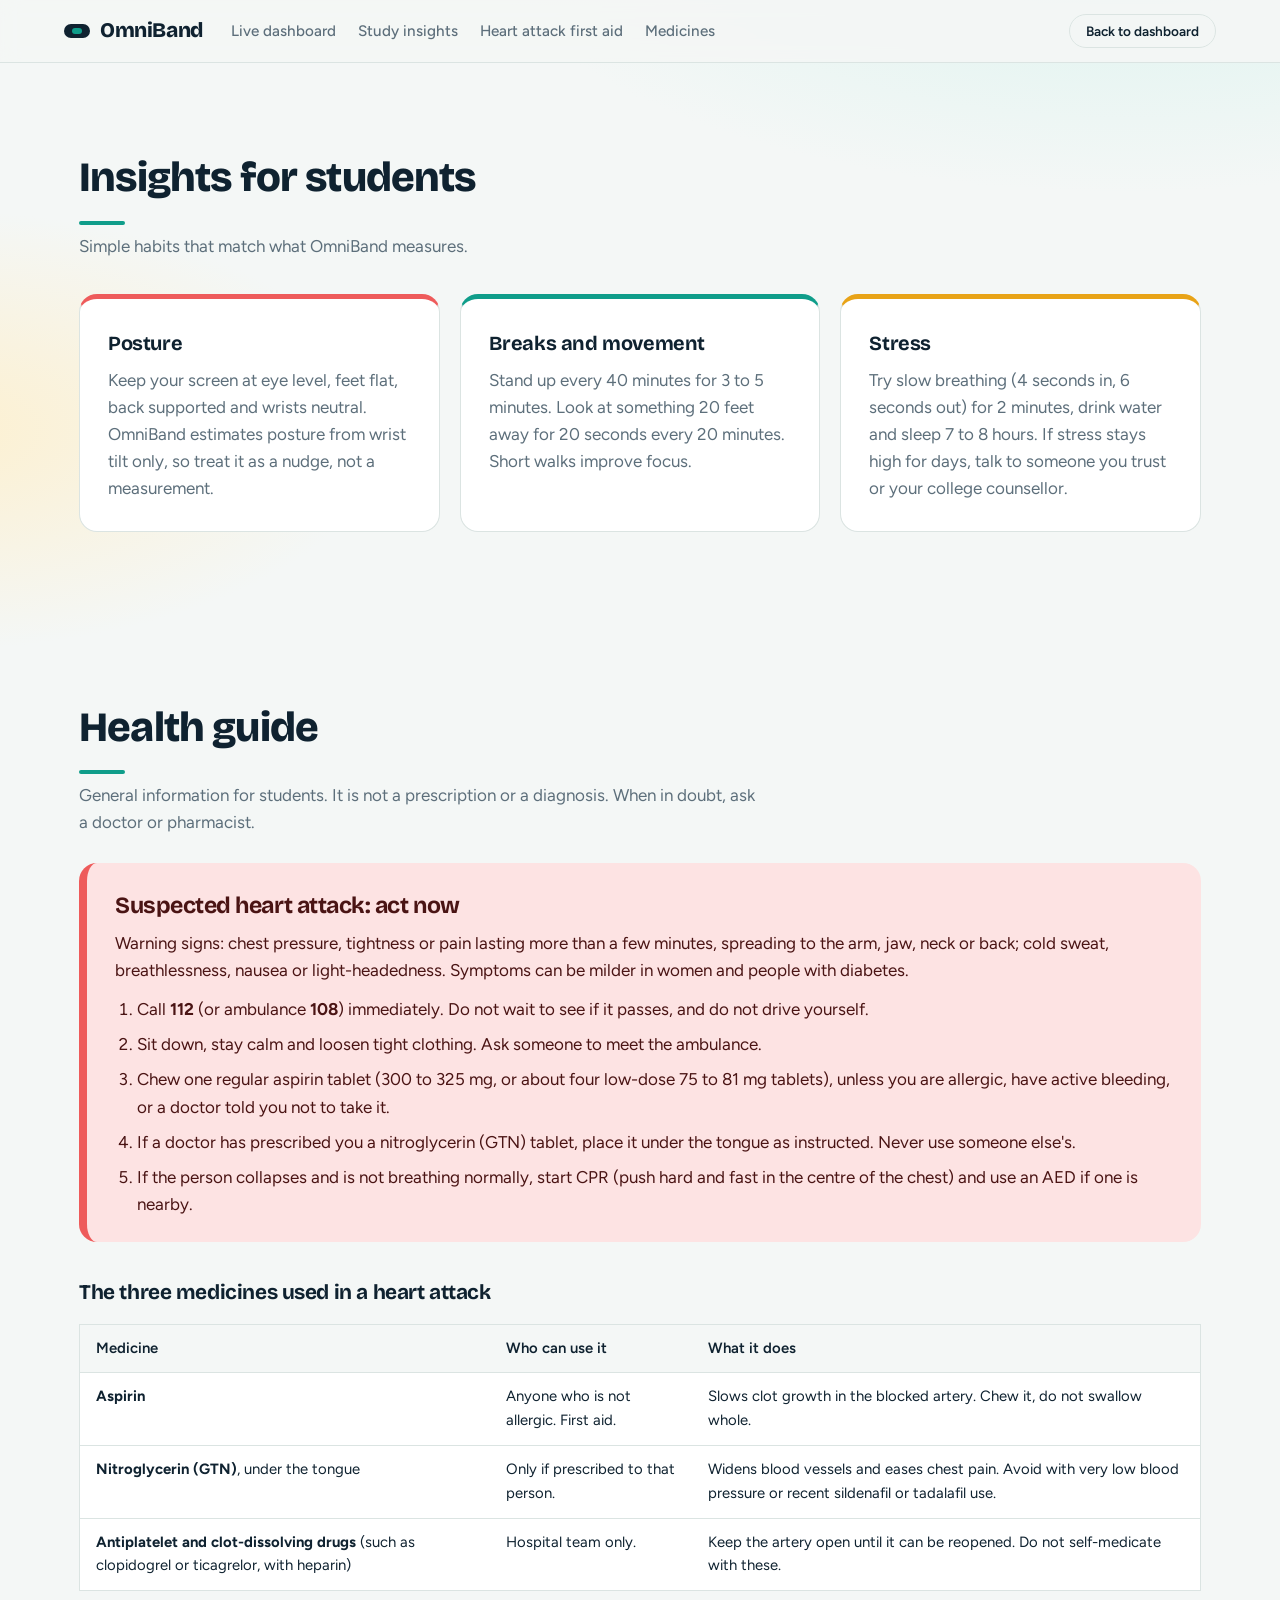
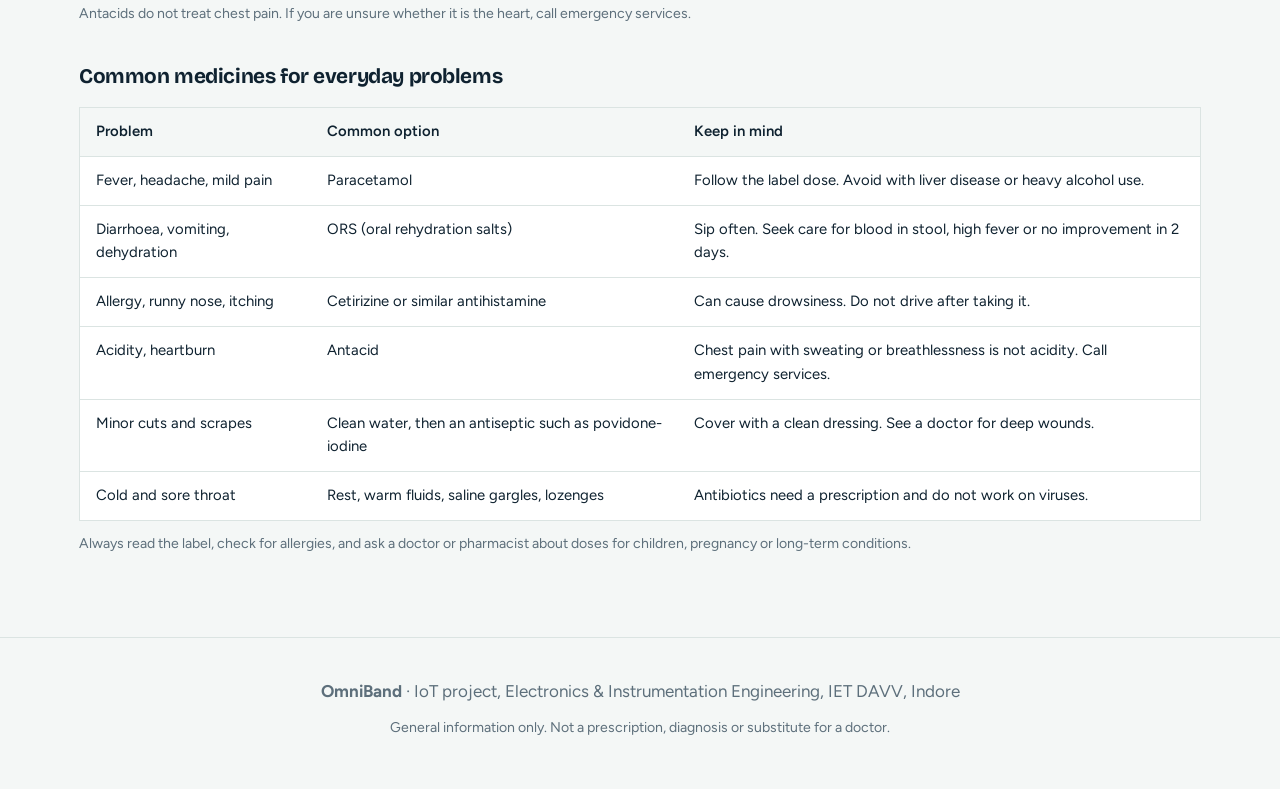
<file: Guide.html>
<!DOCTYPE html>
<html lang="en">
<head>
<meta charset="UTF-8">
<meta name="viewport" content="width=device-width,initial-scale=1">
<title>OmniBand: insights and medicines</title>
<link rel="preconnect" href="https://fonts.googleapis.com">
<link href="https://fonts.googleapis.com/css2?family=Bricolage+Grotesque:wght@500;700;800&family=Figtree:wght@400;500;600&display=swap" rel="stylesheet">
<link rel="stylesheet" href="style.css">
<script>try{if(localStorage.getItem('ob_theme')==='dark')document.documentElement.dataset.theme='dark'}catch(e){}</script>
</head>
<body>
<header class="nav">
  <a class="brand" href="index.html"><span class="logo"></span>OmniBand</a>
  <nav><a href="index.html#dashboard">Live dashboard</a><a href="#insights">Study insights</a><a href="#heart">Heart attack first aid</a><a href="#guide">Medicines</a></nav>
  <a class="btn small hide-m" href="index.html" style="margin-left:auto">Back to dashboard</a>
  <button class="burger" id="burger" aria-label="Open menu" aria-expanded="false" aria-controls="menu">&#9776;</button>
  <div class="menu" id="menu">
    <button class="btn small menu-theme" id="menuTheme" type="button">Switch to dark mode</button>
    <h4>Home</h4><a href="index.html#concept">The band</a><a href="index.html#features">Features</a><a href="index.html#how">How it works</a><a href="index.html#hardware">Hardware</a>
    <h4>Dashboard</h4><a href="index.html#dashboard">Live dashboard</a>
    <h4>Health guide</h4><a href="guide.html#insights">Study insights</a><a href="guide.html#heart">Heart attack first aid</a><a href="guide.html#guide">Medicines</a>
    <h4>Study</h4><a href="planner.html">Exam planner</a>
  </div>
</header>
<main>
<section id="insights" class="section">
  <h2>Insights for students</h2>
  <p class="lead">Simple habits that match what OmniBand measures.</p>
  <div class="feature-grid">
    <article class="feature"><h3>Posture</h3><p>Keep your screen at eye level, feet flat, back supported and wrists neutral. OmniBand estimates posture from wrist tilt only, so treat it as a nudge, not a measurement.</p></article>
    <article class="feature"><h3>Breaks and movement</h3><p>Stand up every 40 minutes for 3 to 5 minutes. Look at something 20 feet away for 20 seconds every 20 minutes. Short walks improve focus.</p></article>
    <article class="feature"><h3>Stress</h3><p>Try slow breathing (4 seconds in, 6 seconds out) for 2 minutes, drink water and sleep 7 to 8 hours. If stress stays high for days, talk to someone you trust or your college counsellor.</p></article>
  </div>
</section>
<section id="guide" class="section">
  <h2>Health guide</h2>
  <p class="lead">General information for students. It is not a prescription or a diagnosis. When in doubt, ask a doctor or pharmacist.</p>

  <div class="sos" id="heart">
    <h3>Suspected heart attack: act now</h3>
    <p>Warning signs: chest pressure, tightness or pain lasting more than a few minutes, spreading to the arm, jaw, neck or back; cold sweat, breathlessness, nausea or light-headedness. Symptoms can be milder in women and people with diabetes.</p>
    <ol>
      <li>Call <b>112</b> (or ambulance <b>108</b>) immediately. Do not wait to see if it passes, and do not drive yourself.</li>
      <li>Sit down, stay calm and loosen tight clothing. Ask someone to meet the ambulance.</li>
      <li>Chew one regular aspirin tablet (300 to 325 mg, or about four low-dose 75 to 81 mg tablets), unless you are allergic, have active bleeding, or a doctor told you not to take it.</li>
      <li>If a doctor has prescribed you a nitroglycerin (GTN) tablet, place it under the tongue as instructed. Never use someone else's.</li>
      <li>If the person collapses and is not breathing normally, start CPR (push hard and fast in the centre of the chest) and use an AED if one is nearby.</li>
    </ol>
  </div>

  <h3 class="sub">The three medicines used in a heart attack</h3>
  <div class="tblw"><table class="tbl">
    <tr><th>Medicine</th><th>Who can use it</th><th>What it does</th></tr>
    <tr><td><b>Aspirin</b></td><td>Anyone who is not allergic. First aid.</td><td>Slows clot growth in the blocked artery. Chew it, do not swallow whole.</td></tr>
    <tr><td><b>Nitroglycerin (GTN)</b>, under the tongue</td><td>Only if prescribed to that person.</td><td>Widens blood vessels and eases chest pain. Avoid with very low blood pressure or recent sildenafil or tadalafil use.</td></tr>
    <tr><td><b>Antiplatelet and clot-dissolving drugs</b> (such as clopidogrel or ticagrelor, with heparin)</td><td>Hospital team only.</td><td>Keep the artery open until it can be reopened. Do not self-medicate with these.</td></tr>
  </table></div>
  <p class="note">Antacids do not treat chest pain. If you are unsure whether it is the heart, call emergency services.</p>

  <h3 class="sub">Common medicines for everyday problems</h3>
  <div class="tblw"><table class="tbl">
    <tr><th>Problem</th><th>Common option</th><th>Keep in mind</th></tr>
    <tr><td>Fever, headache, mild pain</td><td>Paracetamol</td><td>Follow the label dose. Avoid with liver disease or heavy alcohol use.</td></tr>
    <tr><td>Diarrhoea, vomiting, dehydration</td><td>ORS (oral rehydration salts)</td><td>Sip often. Seek care for blood in stool, high fever or no improvement in 2 days.</td></tr>
    <tr><td>Allergy, runny nose, itching</td><td>Cetirizine or similar antihistamine</td><td>Can cause drowsiness. Do not drive after taking it.</td></tr>
    <tr><td>Acidity, heartburn</td><td>Antacid</td><td>Chest pain with sweating or breathlessness is not acidity. Call emergency services.</td></tr>
    <tr><td>Minor cuts and scrapes</td><td>Clean water, then an antiseptic such as povidone-iodine</td><td>Cover with a clean dressing. See a doctor for deep wounds.</td></tr>
    <tr><td>Cold and sore throat</td><td>Rest, warm fluids, saline gargles, lozenges</td><td>Antibiotics need a prescription and do not work on viruses.</td></tr>
  </table></div>
  <p class="note">Always read the label, check for allergies, and ask a doctor or pharmacist about doses for children, pregnancy or long-term conditions.</p>
</section>

</main>
<footer><p><b>OmniBand</b> · IoT project, Electronics &amp; Instrumentation Engineering, IET DAVV, Indore</p>
<p class="note">General information only. Not a prescription, diagnosis or substitute for a doctor.</p></footer>
<nav class="bottombar" aria-label="Quick navigation">
  <a href="index.html#top"><svg viewBox="0 0 24 24"><path d="M3 11l9-8 9 8M5 10v10h14V10"/></svg>Home</a>
  <a href="index.html#dashboard"><svg viewBox="0 0 24 24"><path d="M3 12h4l2-6 4 12 2-6h6"/></svg>Dashboard</a>
  <a href="planner.html"><svg viewBox="0 0 24 24"><rect x="3" y="5" width="18" height="16" rx="2"/><path d="M3 10h18M8 3v4M16 3v4"/></svg>Planner</a>
  <a href="guide.html"><svg viewBox="0 0 24 24"><path d="M12 21s-8-5-8-11a4.5 4.5 0 0 1 8-2.5A4.5 4.5 0 0 1 20 10c0 6-8 11-8 11z"/></svg>Health</a>
</nav>
<script src="nav.js"></script>
</body>
</html>
</file>
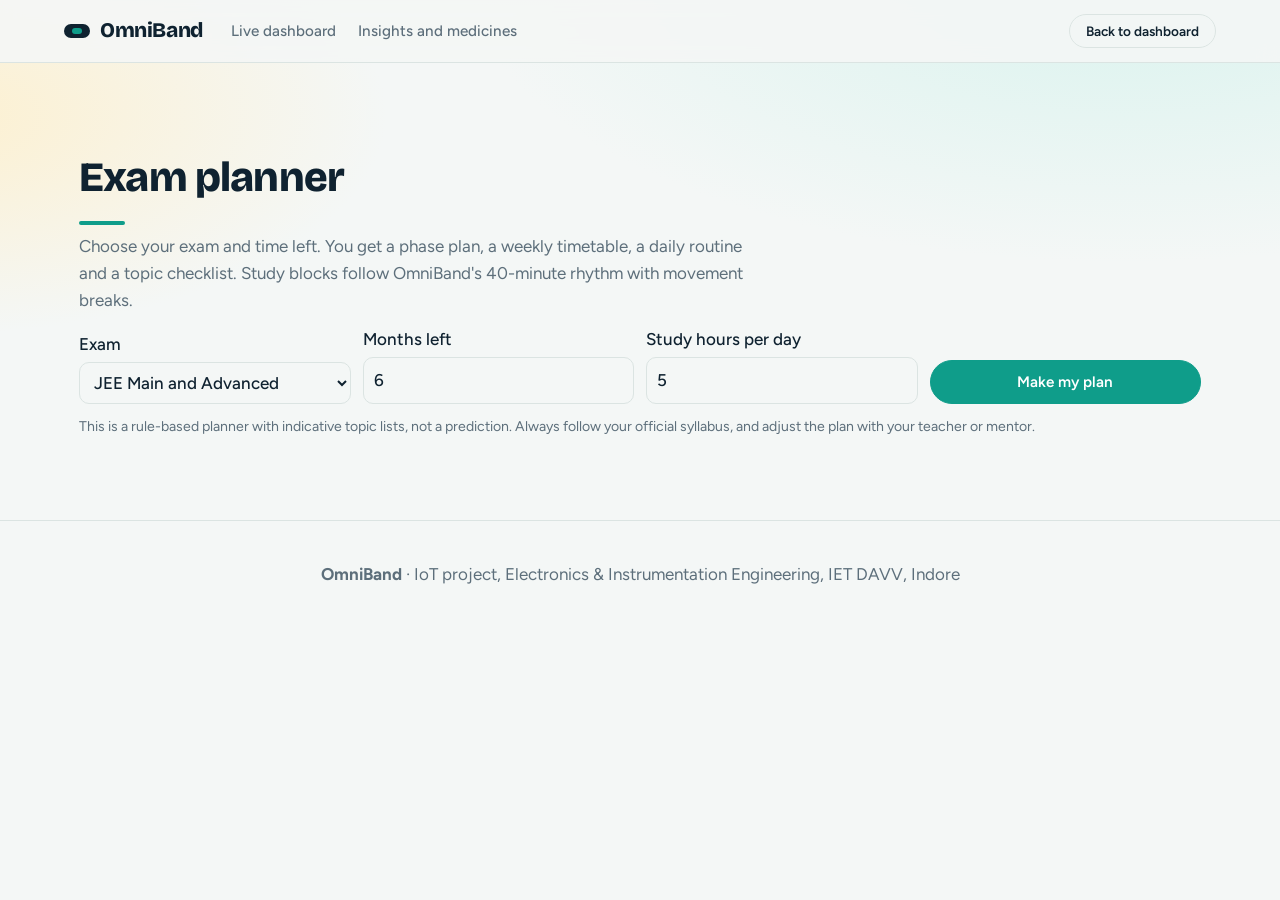
<file: planner.html>
<!DOCTYPE html>
<html lang="en">
<head>
<meta charset="UTF-8">
<meta name="viewport" content="width=device-width,initial-scale=1">
<title>OmniBand: exam planner</title>
<link rel="preconnect" href="https://fonts.googleapis.com">
<link href="https://fonts.googleapis.com/css2?family=Bricolage+Grotesque:wght@500;700;800&family=Figtree:wght@400;500;600&display=swap" rel="stylesheet">
<link rel="stylesheet" href="style.css">
<script>try{if(localStorage.getItem('ob_theme')==='dark')document.documentElement.dataset.theme='dark'}catch(e){}</script>
</head>
<body>
<header class="nav">
  <a class="brand" href="index.html"><span class="logo"></span>OmniBand</a>
  <nav><a href="index.html#dashboard">Live dashboard</a><a href="guide.html">Insights and medicines</a></nav>
  <a class="btn small hide-m" href="index.html" style="margin-left:auto">Back to dashboard</a>
  <button class="burger" id="burger" aria-label="Open menu" aria-expanded="false" aria-controls="menu">&#9776;</button>
  <div class="menu" id="menu">
    <button class="btn small menu-theme" id="menuTheme" type="button">Switch to dark mode</button>
    <h4>Home</h4><a href="index.html#concept">The band</a><a href="index.html#features">Features</a><a href="index.html#how">How it works</a><a href="index.html#hardware">Hardware</a>
    <h4>Dashboard</h4><a href="index.html#dashboard">Live dashboard</a>
    <h4>Health guide</h4><a href="guide.html#insights">Study insights</a><a href="guide.html#heart">Heart attack first aid</a><a href="guide.html#guide">Medicines</a>
    <h4>Study</h4><a href="planner.html">Exam planner</a>
  </div>
</header>
<main>
<section class="section pl">
  <h2>Exam planner</h2>
  <p class="lead">Choose your exam and time left. You get a phase plan, a weekly timetable, a daily routine and a topic checklist. Study blocks follow OmniBand's 40-minute rhythm with movement breaks.</p>
  <div class="pf">
    <label>Exam<select id="exam"></select></label>
    <label>Months left<input type="number" id="months" min="1" max="36" value="6"></label>
    <label>Study hours per day<input type="number" id="hours" min="1" max="14" value="5"></label>
    <button class="btn primary" id="go">Make my plan</button>
  </div>
  <div id="out" class="pl-out"></div>
  <p class="note">This is a rule-based planner with indicative topic lists, not a prediction. Always follow your official syllabus, and adjust the plan with your teacher or mentor.</p>
</section>
</main>
<footer><p><b>OmniBand</b> · IoT project, Electronics &amp; Instrumentation Engineering, IET DAVV, Indore</p></footer>
<script>
const EX = {
  jee: ['JEE Main and Advanced', { Physics: ['Mechanics and laws of motion', 'Work, energy and rotation', 'Electrostatics and current electricity', 'Magnetism and EMI', 'Optics', 'Modern physics and thermodynamics'],
    Chemistry: ['Mole concept and equilibrium', 'Thermodynamics and electrochemistry', 'Chemical bonding and periodic table', 'Coordination compounds and p/d block', 'Organic: GOC and named reactions', 'Hydrocarbons and carbonyl compounds'],
    Mathematics: ['Calculus: limits, derivatives, integrals', 'Algebra: complex numbers, quadratics, P&C', 'Coordinate geometry: line, circle, conics', 'Vectors and 3D', 'Probability and statistics', 'Matrices and determinants'] }, 'Master NCERT first, then solve previous-year papers topic by topic.'],
  neet: ['NEET UG', { Biology: ['Human physiology', 'Genetics and molecular inheritance', 'Cell biology and biomolecules', 'Plant physiology and morphology', 'Ecology and environment', 'Reproduction, evolution and biotechnology'],
    Physics: ['Mechanics', 'Electrostatics and current electricity', 'Optics', 'Modern physics', 'Thermodynamics and waves'],
    Chemistry: ['Organic basics and named reactions', 'Chemical bonding and equilibrium', 'p-block and coordination compounds', 'Biomolecules and polymers', 'Thermodynamics and kinetics'] }, 'Biology carries the most marks. Read NCERT Biology line by line, then practise MCQs daily.'],
  upsc: ['UPSC Civil Services', { 'General Studies': ['Polity and governance', 'Modern history and culture', 'Indian and world geography', 'Indian economy', 'Environment, science and technology'],
    Skills: ['Daily newspaper and current affairs', 'CSAT practice (qualifying)', 'Answer writing and essay practice', 'Optional subject'] }, 'Build the base from NCERTs, then add standard books, current affairs and regular answer writing.'],
  b10: ['Class 10 Boards', { Mathematics: ['Real numbers, polynomials, linear equations', 'Quadratic equations and AP', 'Triangles, circles, coordinate geometry', 'Trigonometry and applications', 'Surface areas, volumes, statistics, probability'],
    Science: ['Chemical reactions, acids, bases, salts', 'Metals, non-metals, carbon compounds', 'Life processes, control, heredity', 'Light, electricity, magnetic effects', 'Our environment'],
    'Social Science': ['History: nationalism and industrialisation', 'Geography: resources, agriculture, industries', 'Civics: power sharing and federalism', 'Economics: development, money, globalisation'],
    English: ['Grammar and writing formats', 'Literature: prose, poetry, drama'] }, 'NCERT first, then sample papers and previous-year papers under timed conditions.'],
  b12s: ['Class 12 Boards (Science)', { Physics: ['Electrostatics and current electricity', 'Magnetism, EMI and AC', 'Optics', 'Modern physics'],
    Chemistry: ['Solutions, electrochemistry, kinetics', 'Haloalkanes to amines (organic)', 'd and f block, coordination compounds', 'Biomolecules'],
    Mathematics: ['Calculus: continuity, derivatives, integrals', 'Vectors and 3D geometry', 'Probability', 'Matrices, determinants, relations'], English: ['Writing skills', 'Literature'] }, 'Prioritise NCERT, derivations and numericals, then previous-year papers.'],
  b12c: ['Class 12 Boards (Commerce)', { Accountancy: ['Partnership accounts', 'Company accounts', 'Cash flow and ratio analysis'], 'Business Studies': ['Principles of management', 'Marketing and consumer protection', 'Financial management'],
    Economics: ['National income and money', 'Banking and government budget', 'Microeconomics'], English: ['Writing skills', 'Literature'] }, 'Practise accounting problems daily; keep concise notes for theory.'],
  school: ['School exams', { 'Your subjects': ['Chapter-wise concepts', 'Practice worksheets', 'Previous tests and mistakes', 'Revision notes and formulas'] }, 'Start with your weakest subject, and test yourself every week.'],
  caf: ['CA Foundation', { Papers: ['Accounting', 'Business laws', 'Quantitative aptitude', 'Business economics'] }, 'Practise ICAI material and past papers; time management matters in the objective papers.'],
  cai: ['CA Intermediate', { Papers: ['Advanced accounting', 'Corporate and other laws', 'Taxation: income tax and GST', 'Cost and management accounting', 'Auditing and ethics', 'Financial and strategic management'] }, 'Revise with ICAI RTPs and MTPs, and write full answers within time.'],
  caff: ['CA Final', { Papers: ['Financial reporting', 'Advanced financial management', 'Audit and assurance', 'Direct tax and international taxation', 'Indirect tax laws', 'Integrated business solutions'] }, 'Amendments matter a lot in law papers; revise multiple times.'],
  cs: ['CS (Company Secretary)', { Papers: ['Company law', 'Securities and capital market laws', 'Tax laws', 'Corporate accounting and financial management', 'Jurisprudence and general laws', 'Governance, risk and compliance'] }, 'Follow ICSI study material, and practise drafting and case-based answers.'],
  cma: ['CMA', { Papers: ['Financial and cost accounting', 'Direct and indirect taxation', 'Business laws and ethics', 'Financial management', 'Operations and strategic management', 'Corporate accounting and auditing'] }, 'Use ICMAI material and mock tests; keep a formula sheet for costing.'],
  cfa: ['CFA Level I', { Topics: ['Ethical and professional standards (highest weight)', 'Financial statement analysis', 'Equity and fixed income', 'Quantitative methods and economics', 'Corporate issuers, derivatives, alternatives', 'Portfolio management'] }, 'Do question banks and mocks from the CFA Institute and your prep provider; check current topic weights.']
};
const E = id => document.getElementById(id);
E('exam').innerHTML = Object.entries(EX).map(([k, v]) => `<option value="${k}">${v[0]}</option>`).join('');
E('go').onclick = () => {
  const k = E('exam').value, [name, groups, tip] = EX[k], m = +E('months').value || 1, h = +E('hours').value || 1, subs = Object.keys(groups), wk = Math.max(1, Math.round(m * 4.3));
  const ph = m >= 6 ? [['Foundation: learn every topic properly', .5], ['Practice: topic-wise questions and weak areas', .3], ['Revision and full mock tests', .2]]
    : m >= 3 ? [['Concepts and notes', .35], ['Practice', .35], ['Revision and mock tests', .3]] : [['Fast revision of high-weight topics', .4], ['Mock tests, analysis and error log', .6]];
  const days = ['Monday', 'Tuesday', 'Wednesday', 'Thursday', 'Friday', 'Saturday'];
  const week = days.map((d, i) => `<tr><td>${d}</td><td>${subs[i % subs.length]}</td><td>${subs[(i + 1) % subs.length]}</td></tr>`).join('') + '<tr><td>Sunday</td><td colspan="2">Weekly test (2 to 3 hours), error analysis, light revision, rest</td></tr>';
  const b = Math.max(1, Math.floor(h * 60 / 45)), mo = Math.max(1, Math.round(b * .45)), pr = Math.max(1, Math.round(b * .3)), rv = Math.max(1, b - mo - pr);
  const done = (() => { try { return JSON.parse(localStorage.getItem('ob_topics') || '{}'); } catch (e) { return {}; } })();
  const topics = subs.map(s => `<article class="feature"><h3>${s}</h3>${groups[s].map(t => `<label class="ck"><input type="checkbox" data-k="${k}|${t}" ${done[k + '|' + t] ? 'checked' : ''}> ${t}</label>`).join('')}</article>`).join('');
  E('out').innerHTML = `<h3>${name}: ${m} month${m > 1 ? 's' : ''}, ${h} hours a day</h3>
    <p class="lead">${tip}</p>
    <h3>Phases (about ${wk} weeks)</h3><div class="tblw"><table class="tbl"><tr><th>Phase</th><th>Weeks</th></tr>${ph.map(p => `<tr><td>${p[0]}</td><td>${Math.max(1, Math.round(wk * p[1]))}</td></tr>`).join('')}</table></div>
    <h3>Weekly timetable</h3><div class="tblw"><table class="tbl"><tr><th>Day</th><th>Main subject</th><th>Second subject</th></tr>${week}</table></div>
    <h3>Daily routine (${b} blocks of 40 minutes plus a 5 minute break)</h3>
    <ol><li><b>Morning, ${mo} blocks:</b> new concepts on your main subject, when your mind is freshest.</li><li><b>Afternoon, ${pr} blocks:</b> practice questions and numericals.</li><li><b>Evening, ${rv} blocks:</b> revision, notes and the second subject.</li><li>After every block, stand up and walk for 5 minutes. OmniBand will remind you.</li><li>Finish with 10 minutes of planning tomorrow. Sleep 7 to 8 hours and reach your daily step goal.</li></ol>
    <h3>Important topics checklist <small id="prog"></small></h3><div class="feature-grid">${topics}</div>`;
  const upd = () => { const c = document.querySelectorAll('.ck input'); E('prog').textContent = `(${[...c].filter(x => x.checked).length} of ${c.length} done)`; };
  document.querySelectorAll('.ck input').forEach(c => c.onchange = () => { done[c.dataset.k] = c.checked; try { localStorage.setItem('ob_topics', JSON.stringify(done)); } catch (e) {} upd(); });
  upd();
};
</script>
<nav class="bottombar" aria-label="Quick navigation">
  <a href="index.html#top"><svg viewBox="0 0 24 24"><path d="M3 11l9-8 9 8M5 10v10h14V10"/></svg>Home</a>
  <a href="index.html#dashboard"><svg viewBox="0 0 24 24"><path d="M3 12h4l2-6 4 12 2-6h6"/></svg>Dashboard</a>
  <a href="planner.html"><svg viewBox="0 0 24 24"><rect x="3" y="5" width="18" height="16" rx="2"/><path d="M3 10h18M8 3v4M16 3v4"/></svg>Planner</a>
  <a href="guide.html"><svg viewBox="0 0 24 24"><path d="M12 21s-8-5-8-11a4.5 4.5 0 0 1 8-2.5A4.5 4.5 0 0 1 20 10c0 6-8 11-8 11z"/></svg>Health</a>
</nav>
<script src="nav.js"></script>
</body>
</html>
</file>
<file: style.css>
:root{--bg:#f4f7f6;--ink:#0f2230;--mute:#5d6f7b;--line:#dbe4e2;--card:#fff;--teal:#0f9d8a;--teal-d:#0a7566;--coral:#ee5b5b;--amber:#e8a317;--r:18px}
*{box-sizing:border-box;margin:0}
html{scroll-behavior:smooth}
body{font-family:Figtree,system-ui,sans-serif;background:var(--bg);color:var(--ink);line-height:1.6;font-size:17px}
h1,h2,h3,.brand,.card b,.bpm span{font-family:"Bricolage Grotesque",system-ui,sans-serif;letter-spacing:-.02em}
a{color:inherit}
:focus-visible{outline:3px solid var(--teal);outline-offset:3px}

.nav{position:sticky;top:0;z-index:20;display:flex;align-items:center;gap:28px;padding:14px 5vw;background:rgba(244,247,246,.9);backdrop-filter:blur(10px);border-bottom:1px solid var(--line)}
.brand{display:flex;align-items:center;gap:10px;font-weight:800;font-size:1.3rem;text-decoration:none}
.logo{width:26px;height:14px;border-radius:7px;background:var(--ink);position:relative}
.logo::after{content:"";position:absolute;inset:4px 8px;border-radius:3px;background:var(--teal)}
.nav nav{display:flex;gap:22px;margin-left:auto}
.nav nav a{text-decoration:none;color:var(--mute);font-weight:500;font-size:.95rem}
.nav nav a:hover{color:var(--ink)}
.pill{padding:5px 12px;border-radius:99px;font-size:.82rem;font-weight:600;white-space:nowrap}
.pill.live{background:#d9f3ee;color:var(--teal-d)}.pill.off{background:#fde3e3;color:#b23a3a}
.pill.demo{background:#fdf0cf;color:#8a6200}.pill.wait{background:#e8eeed;color:var(--mute)}

.hero{display:grid;grid-template-columns:1.2fr .8fr;gap:5vw;align-items:center;padding:8vh 5vw 9vh;max-width:1250px;margin:auto}
.hero h1{font-size:clamp(2.2rem,5vw,3.9rem);line-height:1.04;font-weight:800;max-width:15em}
.hero p{margin-top:20px;color:var(--mute);font-size:1.15rem;max-width:34em}
.cta{display:flex;gap:12px;margin-top:30px;flex-wrap:wrap}
.btn{display:inline-block;padding:12px 22px;border-radius:99px;border:1.5px solid var(--ink);background:transparent;color:var(--ink);font:600 .95rem Figtree,sans-serif;text-decoration:none;cursor:pointer;transition:background .2s,color .2s}
.btn:hover{background:var(--ink);color:#fff}
.btn.primary{background:var(--teal);border-color:var(--teal);color:#fff}
.btn.primary:hover{background:var(--teal-d);border-color:var(--teal-d)}
.btn.small{padding:8px 16px;font-size:.85rem;border-color:var(--line)}
.hero-live{background:var(--ink);color:#fff;border-radius:28px;padding:34px 30px 26px;overflow:hidden}
.bpm span{font-size:clamp(4rem,9vw,6.5rem);font-weight:800;line-height:1;color:#fff}
.bpm small{display:block;color:#9fb4c0;margin-top:4px}
.ecg{width:100%;height:80px;margin:18px 0 8px}
.ecg path{fill:none;stroke:var(--coral);stroke-width:3;stroke-linejoin:round;stroke-linecap:round;stroke-dasharray:520;stroke-dashoffset:520;animation:draw 2.8s ease-out forwards,beat 2.4s 2.8s ease-in-out infinite}
@keyframes draw{to{stroke-dashoffset:0}}
@keyframes beat{50%{opacity:.45}}
.hero-live p{color:#9fb4c0;font-size:.9rem;margin:0}

.section{padding:9vh 5vw;max-width:1250px;margin:auto}
.section h2{font-size:clamp(1.8rem,3.4vw,2.6rem);font-weight:800}
.lead{color:var(--mute);margin-top:8px;max-width:40em}
.note{color:var(--mute);font-size:.88rem;margin-top:12px}
.feature-grid{display:grid;grid-template-columns:repeat(3,1fr);gap:20px;margin-top:34px}
.feature{background:var(--card);border:1px solid var(--line);border-radius:var(--r);padding:28px}
.feature:nth-child(1){border-top:5px solid var(--coral)}.feature:nth-child(2){border-top:5px solid var(--teal)}.feature:nth-child(3){border-top:5px solid var(--amber)}
.feature h3,.hw h3,.steps h3{font-size:1.25rem;margin-bottom:8px}
.feature p{color:var(--mute)}

.dash{background:#fff;border:1px solid var(--line);border-radius:32px;max-width:1250px;margin:4vh auto;padding:5vh 4vw}
.dash-head{display:flex;justify-content:space-between;gap:20px;flex-wrap:wrap;align-items:flex-end}
.controls{display:flex;gap:10px;flex-wrap:wrap;align-items:center}
.seg{display:flex;background:var(--bg);border-radius:99px;padding:4px}
.seg button{border:0;background:none;padding:8px 20px;border-radius:99px;font:600 .9rem Figtree,sans-serif;color:var(--mute);cursor:pointer}
.seg button.on{background:var(--ink);color:#fff}
.banner{margin-top:22px;padding:14px 20px;border-radius:14px;background:#fdf0cf;color:#6e4e00;font-weight:600;border-left:6px solid var(--amber)}
.cards{display:grid;grid-template-columns:repeat(auto-fit,minmax(200px,1fr));gap:16px;margin-top:26px}
.card{background:var(--bg);border-radius:var(--r);padding:20px 22px}
.card span{color:var(--mute);font-size:.92rem;font-weight:500}
.card b{display:block;font-size:2.8rem;font-weight:800;line-height:1.1;margin-top:6px}
.card i{font-style:normal;color:var(--mute);font-size:.88rem}
.bar{height:8px;background:var(--line);border-radius:9px;margin-top:10px;overflow:hidden}
.bar u{display:block;height:100%;width:0;background:var(--teal);border-radius:9px;transition:width .6s,background .3s}
.card.warn b{color:var(--amber)}.card.alert b{color:var(--coral)}
.mode-health .s,.mode-student .h{display:none}
.charts{display:grid;grid-template-columns:repeat(auto-fit,minmax(340px,1fr));gap:16px;margin-top:16px}
.panel{border:1px solid var(--line);border-radius:var(--r);padding:20px}
.panel h3{font-size:1.05rem;margin-bottom:12px}
.cv{height:240px;position:relative}
.insights{margin-top:24px;background:var(--ink);color:#fff;border-radius:var(--r);padding:26px 28px}
.insights h3{font-size:1.2rem;margin-bottom:10px}
.insights ul{padding-left:20px;display:grid;gap:8px}
.insights .note{color:#9fb4c0}

.steps{list-style:none;padding:0;display:grid;grid-template-columns:repeat(4,1fr);gap:20px;margin-top:34px;counter-reset:s}
.steps li{counter-increment:s;border-top:2px solid var(--ink);padding-top:16px}
.steps li::before{content:counter(s);display:block;font:800 2rem "Bricolage Grotesque",sans-serif;color:var(--teal);margin-bottom:4px}
.steps p,.hw p{color:var(--mute)}
.hw{display:grid;grid-template-columns:repeat(auto-fit,minmax(220px,1fr));gap:18px;margin-top:30px}
.hw div{padding:22px;border-radius:var(--r);background:var(--card);border:1px solid var(--line)}
footer{padding:40px 5vw 50px;border-top:1px solid var(--line);text-align:center;color:var(--mute)}

@media(max-width:860px){.hero,.feature-grid,.steps{grid-template-columns:1fr}.nav nav{display:none}.nav .pill{margin-left:auto}.dash{border-radius:22px;margin:3vh 3vw}}
@media(prefers-reduced-motion:reduce){*{animation:none!important;transition:none!important}.ecg path{stroke-dashoffset:0}html{scroll-behavior:auto}}

/* ===== advanced features ===== */
[data-theme=dark]{--bg:#0c1519;--ink:#e8f0f2;--mute:#8fa3ad;--line:#22343b;--card:#132127}
[data-theme=dark] .nav{background:rgba(12,21,25,.9)}
.dash{background:var(--card)}
.hero-live,.insights{background:#0a1a24;color:#fff}
.btn:hover{background:var(--teal);border-color:var(--teal);color:#fff}
.seg button.on{background:var(--teal);color:#fff}
.nav .btn.small{margin-left:auto}.nav nav{margin-left:0}
.top{display:flex;gap:28px;align-items:center;margin-top:26px;flex-wrap:wrap}
.ring{position:relative;width:170px;height:170px;flex:none}
.ring svg{transform:rotate(-90deg)}
.rb,.ra{fill:none;stroke-width:10}.rb{stroke:var(--line)}
.ra{stroke:var(--teal);stroke-linecap:round;stroke-dasharray:326.7;stroke-dashoffset:326.7;transition:stroke-dashoffset .8s,stroke .3s}
.rt{position:absolute;inset:0;display:grid;place-content:center;text-align:center}
.rt b{font:800 3rem "Bricolage Grotesque",sans-serif;line-height:1}.rt small{color:var(--mute)}
.wtxt{flex:1;min-width:260px}.wtxt h3{font-size:1.5rem}.wtxt p{margin-top:6px}
.chips{display:flex;gap:8px;flex-wrap:wrap;margin-top:10px}
.chip{border:1.5px solid var(--line);background:var(--bg);color:var(--ink);padding:7px 14px;border-radius:99px;font:600 .85rem Figtree,sans-serif;cursor:pointer}
.chip:hover,.chip.on{background:var(--teal);border-color:var(--teal);color:#fff}
.toolbar{display:flex;gap:18px;align-items:center;flex-wrap:wrap;margin-top:22px;color:var(--mute);font-size:.92rem}
.toolbar select{padding:6px 10px;border-radius:10px;border:1px solid var(--line);background:var(--bg);color:var(--ink);font:inherit}
.banner.danger{background:#fde3e3;color:#9c2d2d;border-left-color:var(--coral)}
.grid2{display:grid;grid-template-columns:repeat(auto-fit,minmax(300px,1fr));gap:16px;margin-top:16px}
.grid2 .wide{grid-column:1/-1}
.grid2 label{display:block;margin-top:12px;font-size:.92rem}.grid2 input[type=range]{width:100%;accent-color:var(--teal)}
.log{list-style:none;padding:0;display:grid;gap:8px;max-height:190px;overflow:auto;font-size:.92rem}
.log li{padding:8px 12px;background:var(--bg);border-radius:10px}.log b{margin-right:6px}
.chk{display:flex!important;gap:8px;align-items:center}
.clock{font:800 2.4rem "Bricolage Grotesque",sans-serif;margin-bottom:8px}

.concept{margin-top:28px}
.concept img{display:block;width:100%;height:auto;border-radius:24px;border:1px solid var(--line);box-shadow:0 20px 50px -25px rgba(15,34,48,.5)}
.concept figcaption{margin-top:12px;color:var(--mute);font-size:.9rem}

/* ===== ideal vs real, mode-aware controls, health guide ===== */
[data-mode=health] .sOnly,[data-mode=student] .hOnly{display:none!important}
.glance{margin-top:22px;border:1px solid var(--line);border-radius:var(--r);padding:22px}
.glance h3{font-size:1.2rem}.gsum{margin:8px 0 12px;font-weight:500}
.gsum p{margin:0}
.row{display:grid;grid-template-columns:1.1fr .7fr 2fr .9fr;gap:12px;align-items:center;padding:14px 0;border-top:1px solid var(--line)}
.rn b{display:block}.rn span{color:var(--mute);font-size:.85rem}
.rv{font:800 1.5rem "Bricolage Grotesque",sans-serif}.rv small{font:500 .8rem Figtree,sans-serif;color:var(--mute)}
.rng{position:relative;height:10px;background:var(--line);border-radius:9px}
.rng i{position:absolute;top:0;bottom:0;background:#0f9d8a66;border-radius:9px}
.rng u{position:absolute;top:-4px;width:6px;height:18px;margin-left:-3px;border-radius:3px;background:var(--ink)}
.rs{font-weight:600;font-size:.82rem;padding:4px 10px;border-radius:99px;text-align:center;background:var(--bg)}
.ok .rs{background:#d9f3ee;color:#0a7566}.watch .rs{background:#fdf0cf;color:#8a6200}.out .rs{background:#fde3e3;color:#b23a3a}
.row p{grid-column:1/-1;margin:0;color:var(--mute);font-size:.88rem}
@media(max-width:700px){.row{grid-template-columns:1fr 1fr}.rng{grid-column:1/-1}}
.sub{margin-top:34px;font-size:1.3rem}
.sos{background:#fde3e3;border-left:8px solid var(--coral);border-radius:var(--r);padding:24px 28px;color:#4a1414;margin-top:26px}
.sos h3{font-size:1.45rem;margin-bottom:6px}.sos ol{padding-left:22px;display:grid;gap:8px;margin-top:12px}
.tblw{overflow-x:auto}
.tbl{width:100%;border-collapse:collapse;margin-top:14px;background:var(--card);border:1px solid var(--line)}
.tbl th,.tbl td{text-align:left;padding:12px 16px;border-top:1px solid var(--line);vertical-align:top;font-size:.93rem}
.tbl th{background:var(--bg);font-weight:600}

/* ===== conditions, ideal text under values ===== */
.card em{display:block;font-style:normal;font-size:.76rem;color:var(--mute);margin-top:6px}
#deskV{font-size:1.9rem;padding:10px 0}
.conds{display:flex;gap:12px;flex-wrap:wrap;margin-top:12px}
.cond{padding:10px 18px;border-radius:14px;background:var(--bg);min-width:150px;border-left:6px solid var(--line)}
.cond small{display:block;color:var(--mute);font-size:.8rem}
.cond b{font:800 1.4rem "Bricolage Grotesque",sans-serif}
.cond.excellent{border-color:#0f9d8a}.cond.excellent b{color:#0a7566}
.cond.good{border-color:#6bbf59}.cond.good b{color:#3f8f2f}
.cond.moderate{border-color:var(--amber)}.cond.moderate b{color:#a87000}
.cond.bad{border-color:var(--coral)}.cond.bad b{color:#c13b3b}
.rv small.idl{display:block;font:500 .74rem Figtree,sans-serif;color:var(--mute);margin-top:2px}
@media(min-width:701px){.row{grid-template-columns:.9fr 1.5fr 1.6fr .9fr}}

/* ===== profile, calories, planner ===== */
.pf{display:grid;grid-template-columns:repeat(auto-fit,minmax(130px,1fr));gap:12px;align-items:end;margin-top:12px}
.pf label{margin:0!important}
.pf input,.pf select{width:100%;margin-top:4px;padding:9px 10px;border:1px solid var(--line);border-radius:10px;background:var(--bg);color:var(--ink);font:inherit}
.pout{margin-top:14px;font-weight:500}.sub2{margin-top:22px;font-size:1.1rem}.bar.big{height:14px;margin-top:10px}
.pl label{display:block;font-weight:500}.pl-out h3{margin-top:26px}
.ck{display:flex;gap:8px;align-items:flex-start;margin:6px 0;font-size:.93rem}.ck input{margin-top:5px;accent-color:var(--teal)}

/* ===== mobile: hamburger menu, dashboard tabs, tighter layout ===== */
.burger,.mtabs{display:none}
.menu{display:none}
.menu h4{font:700 .78rem Figtree,sans-serif;color:var(--teal-d);margin:16px 0 4px}
.menu a{display:block;padding:12px 0;border-bottom:1px solid var(--line);font-weight:500;text-decoration:none;color:var(--ink)}
@media(max-width:860px){
  .burger{display:inline-flex;align-items:center;justify-content:center;width:44px;height:44px;margin-left:auto;border-radius:12px;border:1.5px solid var(--line);background:transparent;color:var(--ink);font-size:1.3rem;cursor:pointer}
  .nav{gap:10px}.nav #themeBtn,.nav .hide-m{display:none}.nav .pill{margin-left:auto;font-size:.76rem;padding:4px 10px}#status + .burger{margin-left:0}.burger{flex:none}.brand{font-size:1.15rem;min-width:0}
  .menu.open{display:block;position:absolute;top:100%;left:0;right:0;max-height:80vh;overflow:auto;padding:4px 6vw 22px;background:var(--bg);border-bottom:1px solid var(--line);box-shadow:0 18px 30px -18px rgba(15,34,48,.45)}
  .mtabs{display:flex;gap:6px;position:sticky;top:71px;z-index:15;margin-top:18px;padding:8px 0;background:var(--card);overflow-x:auto}
  .mtabs button{flex:none;border:1.5px solid var(--line);background:var(--bg);color:var(--ink);padding:9px 16px;border-radius:99px;font:600 .88rem Figtree,sans-serif;cursor:pointer}
  .mtabs button.on{background:var(--teal);border-color:var(--teal);color:#fff}
  .tab{display:none}.tab.on{display:block}
  .dash{padding:3vh 4vw}
  .charts,.grid2{grid-template-columns:1fr}
  .section{padding:6vh 5vw}
  .tblw{margin-left:-2px}
}
@media(max-width:600px){
  .cards{grid-template-columns:1fr 1fr;gap:10px}.card{padding:14px}.card b{font-size:2rem}
  .top{gap:16px}.ring{width:140px;height:140px;margin:0 auto}.rt b{font-size:2.4rem}
  .controls{width:100%}.dash-head{align-items:flex-start}
}

/* ===== UI polish, bottom bar, temperature ===== */
:root{--g1:#d9f3ee;--g2:#fdf0cf}
[data-theme=dark]{--g1:#0f2d2a;--g2:#221d0d}
body{background:radial-gradient(1100px 480px at 88% -4%,var(--g1) 0,transparent 60%),radial-gradient(800px 380px at -6% 18%,var(--g2) 0,transparent 58%),var(--bg);background-repeat:no-repeat}
.section h2::after{content:"";display:block;width:46px;height:4px;border-radius:4px;background:var(--teal);margin-top:10px}
.hero-live{box-shadow:0 30px 60px -30px rgba(15,34,48,.65)}
.card,.feature,.hw div,.panel{transition:transform .2s,box-shadow .2s}
.card:hover,.feature:hover,.hw div:hover{transform:translateY(-3px);box-shadow:0 16px 32px -20px rgba(15,34,48,.4)}
.card{border:1px solid var(--line)}
.reveal{opacity:0;transform:translateY(16px);transition:opacity .6s,transform .6s}
.reveal.in{opacity:1;transform:none}
.bottombar{display:none}
@media(max-width:860px){
  body{padding-bottom:78px}
  .bottombar{display:flex;position:fixed;left:0;right:0;bottom:0;z-index:30;background:var(--card);border-top:1px solid var(--line);padding:6px 4px calc(6px + env(safe-area-inset-bottom));box-shadow:0 -10px 24px -16px rgba(15,34,48,.4)}
  .bottombar a{flex:1;display:grid;gap:2px;justify-items:center;padding:6px 2px;text-decoration:none;color:var(--mute);font-size:.72rem;font-weight:600}
  .bottombar svg{width:22px;height:22px;fill:none;stroke:currentColor;stroke-width:1.8;stroke-linecap:round;stroke-linejoin:round}
  .bottombar a.on{color:var(--teal-d)}
  .hero-live{padding:26px 22px 20px}
}

/* theme switch inside the hamburger menu */
.menu .menu-theme{width:100%;margin-top:14px;padding:12px;font-size:.92rem}
</file>
